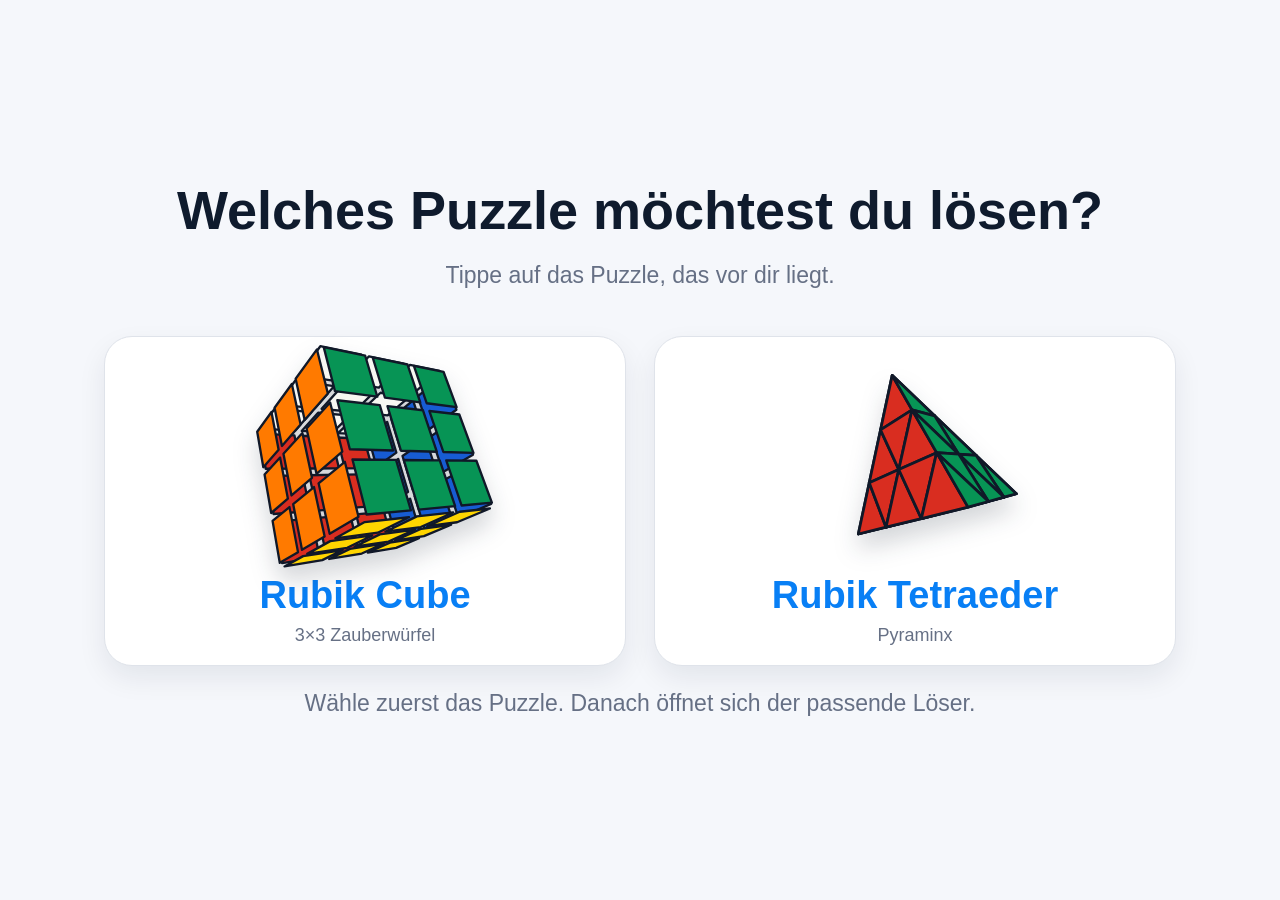
<file: index.html>
<!doctype html>
<html lang="de">
<head>
  <meta charset="utf-8">
  <meta name="viewport" content="width=device-width,initial-scale=1,viewport-fit=cover">
  <meta name="theme-color" content="#f5f7fb">
  <meta name="apple-mobile-web-app-capable" content="yes">
  <meta name="apple-mobile-web-app-status-bar-style" content="default">
  <meta name="apple-mobile-web-app-title" content="Zauberpuzzle">
  <meta name="description" content="Kindgerechter Löser für 3×3 Rubik Cube und Rubik Tetraeder (Pyraminx).">
  <title>Zauberpuzzle-Löser</title>
  <link rel="manifest" href="./manifest.webmanifest">
  <link rel="apple-touch-icon" sizes="180x180" href="./icons/apple-touch-icon.png">
  <link rel="icon" type="image/png" sizes="192x192" href="./icons/icon-192.png">
  <link rel="stylesheet" href="./styles.css?v=20260918-1">
  <link rel="stylesheet" href="./features.css?v=20260918-1">
  <link rel="stylesheet" href="./tetra-visuals.css?v=20260918-2">
  <style>[hidden]{display:none!important}</style>
</head>
<body>
<div class="app">
  <section class="chooser" id="chooser">
    <div class="chooser-head"><h1>Welches Puzzle möchtest du lösen?</h1><p>Tippe auf das Puzzle, das vor dir liegt.</p></div>
    <div class="puzzle-grid">
      <button class="puzzle-card" id="chooseCube" type="button" aria-label="Rubik Cube auswählen"><span class="preview-stage"><svg id="cubePreview" class="object-preview" viewBox="0 0 240 190" aria-hidden="true"></svg></span><strong>Rubik Cube</strong><small>3×3 Zauberwürfel</small></button>
      <button class="puzzle-card" id="choosePyra" type="button" aria-label="Rubik Tetraeder auswählen"><span class="preview-stage"><svg id="tetraPreview" class="object-preview" viewBox="0 0 240 190" aria-hidden="true"></svg></span><strong>Rubik Tetraeder</strong><small>Pyraminx</small></button>
    </div>
    <p class="chooser-note">Wähle zuerst das Puzzle. Danach öffnet sich der passende Löser.</p>
  </section>

  <section class="pyra-app" id="pyraApp" hidden>
    <header>
      <div class="brand"><h1>Rubik Tetraeder lösen</h1><p>Gib die vier Dreiecksflächen ein. Danach führe ich dich Zug für Zug.</p></div>
      <div class="header-actions"><button class="btn" id="testsBtn" type="button">Tests</button><button class="btn" id="backHome" type="button">Puzzle wählen</button><button class="btn danger" id="resetBtn" type="button">Neu beginnen</button></div>
    </header>
    <div class="status" role="status" aria-live="polite"><span class="status-dot" id="statusDot"></span><span id="statusText">Bereit.</span></div>
    <aside class="test-drawer" id="testDrawer" hidden><strong>App testen</strong><div class="test-buttons"><button class="btn small" id="quickTestBtn" type="button">Schnelltest</button><button class="btn small" id="fullTestBtn" type="button">Großer Test</button><button class="btn small" id="invalidTestBtn" type="button">Fehlertest</button></div><p id="testResult" class="test-result"></p></aside>

    <main id="inputView" class="input-view">
      <nav class="face-tabs" id="faceTabs" aria-label="Tetraederflächen"></nav>
      <div class="layout">
        <section class="panel input-panel">
          <div class="input-head"><div><small>Diese Fläche gibst du jetzt ein</small><h2 id="faceTitle">Vorne (V)</h2></div><div class="progress" id="faceProgress">0/9</div></div>
          <p class="orientation" id="orientationText"></p>
          <div class="triangle-editor-wrap" id="triangleEditorWrap">
            <span class="triangle-orientation-label top" id="triangleTopLabel" aria-hidden="true"></span>
            <svg id="triangleEditor" class="triangle-editor" viewBox="0 0 346.41 300" role="group" aria-label="Tetraederfläche"></svg>
            <span class="triangle-orientation-label bottom" id="triangleBottomLabel" aria-hidden="true"></span>
          </div>
          <div class="palette-title">Farbe auswählen und Dreieck antippen</div><div class="palette" id="palette"></div><div class="counts" id="counts"></div><div class="validation" id="validation" aria-live="polite"></div>
          <div class="nav-row"><button class="btn" id="prevFace" type="button">← Zurück</button><button class="btn" id="clearFace" type="button">Fläche leeren</button><button class="btn primary" id="nextFace" type="button">Weiter →</button><button class="btn primary" id="solveBtn" type="button" hidden>Tetraeder lösen</button></div>
        </section>
        <aside class="panel help-panel"><h3>So hältst du den Tetraeder</h3><svg id="holdPreview" class="hold-preview" viewBox="0 0 240 190" aria-hidden="true"></svg><p id="holdHelp"></p><p class="small-note"><strong>Tests:</strong> Schnelltest, Großer Test und Fehlertest prüfen Hauptkörper, kleine Spitzen und die Erkennung unmöglicher Zustände.</p></aside>
      </div>
    </main>

    <main id="solveView" class="solve-view" hidden>
      <div class="solve-layout">
        <section class="panel instruction-panel"><small id="stepCount">Start</small><h2 id="moveTitle">Los geht's</h2><p id="moveDescription"></p><div class="move-badge" id="moveBadge">–</div><div class="controls"><button class="btn" id="backStep" type="button">← Letzten Zug zurück</button><button class="btn primary" id="nextStep" type="button">Diesen Zug habe ich gemacht →</button><button class="btn" id="editBtn" type="button">Farben ändern</button></div><div class="solution-list" id="solutionList"></div></section>
        <section class="panel visual-panel"><div class="direction-card" id="directionCard">Start</div><div class="solve-preview-frame"><svg id="solvePreview" class="solve-preview" viewBox="0 0 300 230" aria-label="3D-Ansicht des Tetraeders"></svg></div><button class="btn" id="replayBtn" type="button">Animation neu starten</button><div class="flat-pyra" id="flatPyra"></div></section>
      </div>
    </main>
  </section>
</div>
<script src="./tetra-core.js?v=20260919-1"></script>
<div hidden aria-hidden="true"><button id="knownTest" type="button"></button><button id="solvedTest" type="button"></button><button id="invalidTest" type="button"></button></div>
<script src="./app.js?v=20260919-1" defer></script>
<script src="./release-fixes.js?v=20260919-1" defer></script>
<script src="./features.js?v=20260918-1" defer></script>
<script src="./tetra-visuals.js?v=20260918-2" defer></script>
</body>
</html>
</file>
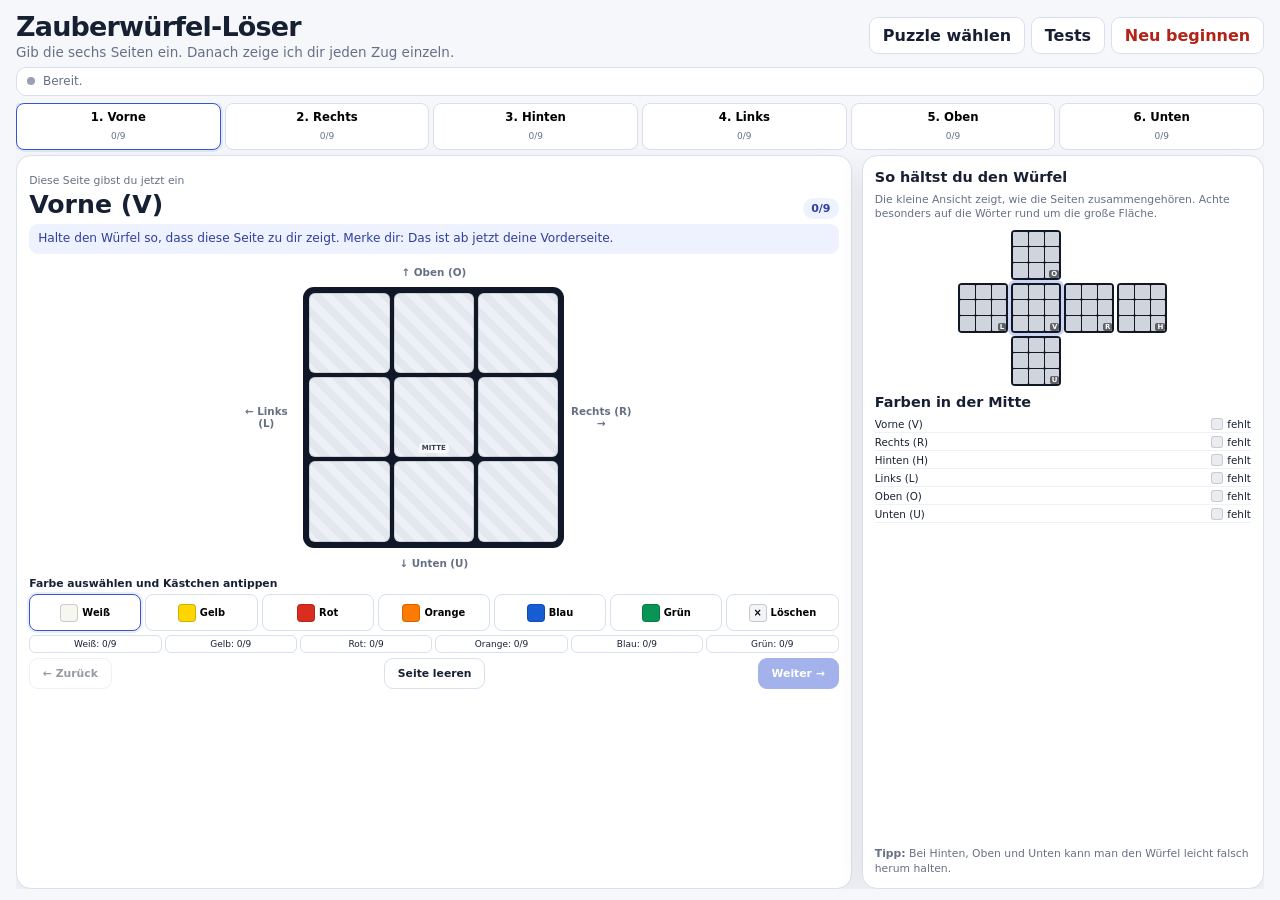
<file: cube/index.html>
<!doctype html>
<html lang="de">
<head>
  <meta charset="utf-8">
  <meta name="viewport" content="width=device-width,initial-scale=1,viewport-fit=cover">
  <meta name="theme-color" content="#f5f7fb">
  <meta name="apple-mobile-web-app-capable" content="yes">
  <meta name="apple-mobile-web-app-status-bar-style" content="default">
  <meta name="apple-mobile-web-app-title" content="Zauberwürfel">
  <meta name="description" content="Kindgerechter 3×3×3-Zauberwürfel-Löser mit Schritt-für-Schritt-3D-Animation.">
  <title>Zauberwürfel-Löser</title>
  <link rel="manifest" href="./manifest.webmanifest">
  <link rel="apple-touch-icon" sizes="180x180" href="./icons/apple-touch-icon.png">
  <link rel="icon" type="image/png" sizes="192x192" href="./icons/icon-192.png">
  <link rel="stylesheet" href="./styles.css?v=20260913-2">
  <style>
    /* Safari must never let component display rules override the HTML hidden state. */
    [hidden]{display:none!important}
    @media(max-width:430px) and (orientation:portrait){
      .app{padding:4px 7px;gap:4px}
      header{min-height:38px}
      .status{padding:4px 9px}
      .input-panel{padding:8px}
      .orientation-note{margin:3px 0;padding:5px 8px}
      .face-orientation{--face-size:clamp(145px,25dvh,205px)}
      .palette-btn{height:clamp(27px,3.8vh,33px)}
      .nav-row{margin-top:3px}
    }
  </style>
</head>
<body>
<div class="app" id="app">
  <header>
    <div class="brand">
      <h1>Zauberwürfel-Löser</h1>
      <p>Gib die sechs Seiten ein. Danach zeige ich dir jeden Zug einzeln.</p>
    </div>
    <div class="header-actions">
      <button class="btn" id="choosePuzzleBtn" type="button" onclick="location.href='../'">Puzzle wählen</button>
      <button class="btn" id="testsBtn" type="button">Tests</button>
      <button class="btn danger" id="resetBtn" type="button">Neu beginnen</button>
    </div>
  </header>

  <div class="status" role="status" aria-live="polite">
    <span class="status-dot" id="statusDot"></span>
    <span id="statusText">Bereit.</span>
  </div>

  <aside class="test-drawer" id="testDrawer" hidden>
    <strong>App testen</strong>
    <div class="test-buttons">
      <button class="btn small" id="quickTestBtn" type="button">Schnelltest</button>
      <button class="btn small" id="fullTestBtn" type="button">Großer Test</button>
      <button class="btn small" id="invalidTestBtn" type="button">Fehlertest</button>
    </div>
    <p id="testResult" class="test-result"></p>
  </aside>

  <main id="inputView" class="view input-view">
    <nav id="faceTabs" class="face-tabs" aria-label="Würfelseiten"></nav>
    <div class="input-layout">
      <section class="panel input-panel">
        <div class="input-head">
          <div>
            <small>Diese Seite gibst du jetzt ein</small>
            <h2 id="currentFaceTitle">Vorne (V)</h2>
          </div>
          <div class="progress-pill" id="faceProgress">0/9</div>
        </div>
        <p class="orientation-note" id="orientationNote"></p>

        <div class="face-orientation">
          <div class="neighbor top" id="neighborTop"></div>
          <div class="neighbor left" id="neighborLeft"></div>
          <div class="face-editor" id="faceEditor"></div>
          <div class="neighbor right" id="neighborRight"></div>
          <div class="neighbor bottom" id="neighborBottom"></div>
        </div>

        <div class="palette-title">Farbe auswählen und Kästchen antippen</div>
        <div class="palette" id="palette"></div>
        <div class="counts" id="colorCounts"></div>
        <div class="validation" id="validation" aria-live="polite"></div>

        <div class="nav-row">
          <button class="btn" id="prevFaceBtn" type="button">← Zurück</button>
          <button class="btn" id="clearFaceBtn" type="button">Seite leeren</button>
          <button class="btn primary" id="nextFaceBtn" type="button">Weiter →</button>
          <button class="btn primary" id="solveBtn" type="button" hidden>Würfel lösen</button>
        </div>
      </section>

      <aside class="panel reference-panel">
        <h3>So hältst du den Würfel</h3>
        <p>Die kleine Ansicht zeigt, wie die Seiten zusammengehören. Achte besonders auf die Wörter rund um die große Fläche.</p>
        <div class="reference-net" id="referenceNet"></div>
        <h3>Farben in der Mitte</h3>
        <div class="center-map" id="centerMap"></div>
        <p class="hint"><strong>Tipp:</strong> Bei Hinten, Oben und Unten kann man den Würfel leicht falsch herum halten.</p>
      </aside>
    </div>
  </main>

  <main id="solveView" class="view solve-view" hidden>
    <div class="solve-layout">
      <section class="panel instruction-panel">
        <div class="move-head">
          <div>
            <small id="stepCount">Start</small>
            <h2 id="moveTitle">Los geht’s</h2>
            <p id="moveDescription">Ich zeige dir immer genau einen Zug.</p>
          </div>
          <div class="move-badge" id="moveBadge">–</div>
        </div>

        <div class="controls">
          <button class="btn" id="backStepBtn" type="button">← Letzten Zug rückgängig</button>
          <button class="btn primary" id="nextStepBtn" type="button">Diesen Zug habe ich gemacht →</button>
          <button class="btn" id="editBtn" type="button">Farben ändern</button>
        </div>
        <div class="finished" id="finishedBox">Geschafft! Jede Seite sollte jetzt nur noch eine Farbe haben.</div>
        <div class="solution-sequence">
          <h3>Alle Züge</h3>
          <div class="solution-list" id="solutionList"></div>
        </div>
        <p class="notation"><strong>Seiten:</strong> V = Vorne, H = Hinten, O = Oben, U = Unten, L = Links, R = Rechts. Ohne Zeichen: <strong>im Uhrzeigersinn</strong>. <code>'</code>: <strong>gegen den Uhrzeigersinn</strong>. <code>2</code>: 180°.</p>
      </section>

      <section class="panel visual-panel">
        <div class="direction-card" id="directionCard">Start</div>
        <div class="cube-scene" id="cubeScene">
          <div class="cube3d" id="cube3d" aria-label="3D-Animation des nächsten Zugs"></div>
          <div class="turn-arrow" id="turnArrow"></div>
        </div>
        <button class="btn replay" id="replayBtn" type="button">Animation neu starten</button>
        <div class="flat-net" id="flatNet"></div>
      </section>
    </div>
  </main>
</div>
<script src="./app.js?v=20260913-2" defer></script>
</body>
</html>
</file>
<file: styles.css>
:root{--ink:#0f1b2d;--muted:#667085;--bg:#f5f7fb;--panel:#fff;--line:#dfe3ea;--primary:#087ff5;--good:#12b76a;--danger:#b42318;--shadow:0 12px 28px rgba(15,27,45,.08)}
*{box-sizing:border-box}html,body{margin:0;min-height:100%;font-family:-apple-system,BlinkMacSystemFont,"Segoe UI",Roboto,Arial,sans-serif;color:var(--ink);background:var(--bg)}button{font:inherit;-webkit-tap-highlight-color:transparent}.app{max-width:1100px;margin:0 auto;padding:max(18px,env(safe-area-inset-top)) max(14px,env(safe-area-inset-right)) max(18px,env(safe-area-inset-bottom)) max(14px,env(safe-area-inset-left))}.chooser{min-height:calc(100dvh - max(18px,env(safe-area-inset-top)) - max(18px,env(safe-area-inset-bottom)));display:grid;align-content:center;gap:24px}.chooser-head{text-align:center}.chooser-head h1{font-size:clamp(32px,6vw,54px);line-height:1.02;margin:0}.chooser-head p,.chooser-note{color:var(--muted);font-size:clamp(18px,2.5vw,23px)}.chooser-note{text-align:center;margin:0}.puzzle-grid{display:grid;grid-template-columns:repeat(2,minmax(0,1fr));gap:28px}.puzzle-card{border:1px solid var(--line);border-radius:28px;background:#fff;padding:18px 18px 14px;min-height:330px;box-shadow:var(--shadow);display:flex;flex-direction:column;align-items:center;justify-content:center;cursor:pointer;transition:transform .18s ease,box-shadow .18s ease,border-color .18s ease}.puzzle-card:hover,.puzzle-card:focus-visible{transform:translateY(-3px);box-shadow:0 16px 36px rgba(15,27,45,.13);border-color:#9cc8ff;outline:none}.puzzle-card strong{font-size:clamp(27px,3.2vw,38px);color:var(--primary);margin-top:4px}.puzzle-card small{font-size:18px;color:var(--muted);margin-top:8px}.preview-stage{width:min(100%,300px);height:210px;display:block}.object-preview{width:100%;height:100%;overflow:visible;filter:drop-shadow(0 14px 12px rgba(15,27,45,.18))}
header{display:flex;justify-content:space-between;gap:16px;align-items:center;margin-bottom:10px}.brand h1{margin:0;font-size:clamp(26px,4vw,38px)}.brand p{margin:4px 0 0;color:var(--muted);font-size:17px}.header-actions{display:flex;gap:8px;flex-wrap:wrap;justify-content:flex-end}.btn{border:1px solid #d0d5dd;border-radius:14px;background:#fff;padding:11px 16px;font-weight:700;color:#0f1b2d;cursor:pointer}.btn:disabled{opacity:.38;cursor:default}.btn.primary{background:#1769e0;color:#fff;border-color:#1769e0}.btn.danger{color:var(--danger)}.btn.small{padding:8px 10px;font-size:14px}.status{display:flex;align-items:center;gap:10px;padding:10px 14px;border:1px solid var(--line);border-radius:14px;background:#fff;margin-bottom:12px}.status-dot{width:12px;height:12px;border-radius:50%;background:#98a2b3}.status-dot.ok{background:var(--good)}.status-dot.busy{background:#f79009}.status-dot.error{background:#d92d20}.face-tabs{display:grid;grid-template-columns:repeat(4,1fr);gap:8px;margin-bottom:12px}.face-tab{border:1px solid #d0d5dd;background:#fff;border-radius:12px;padding:8px 5px;color:var(--primary);font-weight:800}.face-tab small{display:block;color:var(--muted);font-weight:500;margin-top:4px}.face-tab.active{border-color:var(--primary);box-shadow:inset 0 -4px 0 var(--good)}.face-tab.complete small{color:#087a50}.layout,.solve-layout{display:grid;grid-template-columns:minmax(0,1.6fr) minmax(260px,.8fr);gap:14px}.panel{background:var(--panel);border:1px solid var(--line);border-radius:20px;box-shadow:0 8px 20px rgba(15,27,45,.04);padding:16px}.input-head{display:flex;justify-content:space-between;align-items:flex-start;gap:12px}.input-head small,.instruction-panel>small{color:var(--muted)}.input-head h2,.instruction-panel h2{margin:4px 0 0;font-size:31px}.progress{background:#edf6ff;color:#095fc8;border-radius:999px;padding:9px 12px;font-size:20px;font-weight:800}.orientation{font-size:18px;color:#344054;margin:10px 0}.triangle-editor-wrap{width:min(100%,430px);margin:0 auto;padding:6px}.triangle-editor{display:block;width:100%;height:auto;overflow:visible;filter:drop-shadow(0 8px 8px rgba(15,27,45,.12))}.tri-cell{stroke:#0f1b2d;stroke-width:5;stroke-linejoin:round;cursor:pointer;transition:filter .12s ease}.tri-cell:hover{filter:brightness(1.04)}.tri-cell:focus{outline:none;stroke:#087ff5;stroke-width:8}.palette-title{font-weight:700;margin:6px 0 8px}.palette{display:grid;grid-template-columns:repeat(5,1fr);gap:7px}.palette-btn{min-height:72px;border:1px solid #d0d5dd;background:#fff;border-radius:13px;font-weight:700;color:#1769e0;display:grid;place-items:center;gap:3px;padding:7px}.palette-btn.active{outline:4px solid #7ab7ff;outline-offset:-2px}.swatch{display:block;width:34px;height:34px;border-radius:50%;border:1px solid rgba(0,0,0,.14)}.counts{display:flex;gap:8px;flex-wrap:wrap;margin:9px 0}.count{background:#f2f4f7;border-radius:999px;padding:5px 9px}.count.good{background:#ecfdf3;color:#067647}.count.bad{background:#fef3f2;color:#b42318}.validation{display:none;margin:8px 0;padding:9px 11px;border-radius:10px;background:#fef3f2;color:#b42318}.validation.show{display:block}.validation.success{background:#ecfdf3;color:#067647}.nav-row,.controls,.test-buttons{display:flex;gap:8px;flex-wrap:wrap;margin-top:12px}.nav-row .primary{margin-left:auto}.help-panel h3{margin:4px 0 8px}.help-panel p{color:#475467;line-height:1.35}.hold-preview,.solve-preview{width:100%;height:auto;display:block;filter:drop-shadow(0 10px 8px rgba(15,27,45,.16))}.small-note{font-size:13px}.move-badge{font-size:28px;font-weight:900;color:#1769e0;margin:14px 0}.direction-card{padding:12px;border-radius:12px;background:#eef6ff;color:#095fc8;font-weight:800;text-align:center;margin-bottom:8px}.solution-list{display:flex;gap:6px;flex-wrap:wrap;margin-top:16px}.move-chip{padding:6px 9px;border-radius:999px;background:#f2f4f7}.move-chip.current{background:#dbeafe;color:#1d4ed8;font-weight:800}.move-chip.done{background:#ecfdf3;color:#067647}.flat-pyra{display:grid;grid-template-columns:repeat(2,1fr);gap:7px;margin-top:10px}.mini-face-svg{width:100%;height:auto;background:#fafafa;border:1px solid #e4e7ec;border-radius:12px;padding:5px}
@media(max-width:720px){.chooser{align-content:start;gap:18px}.puzzle-grid{grid-template-columns:1fr;gap:16px}.puzzle-card{min-height:260px}.preview-stage{height:160px}.layout,.solve-layout{grid-template-columns:1fr}.help-panel{display:none}header{align-items:flex-start}.brand p{font-size:15px}.face-tabs{gap:5px}.face-tab{font-size:14px;padding:7px 3px}.panel{padding:14px}.input-head h2{font-size:27px}.palette-btn{min-height:64px;font-size:14px}.swatch{width:30px;height:30px}}
@media(max-width:430px){.chooser-head h1{font-size:34px}.chooser-head p,.chooser-note{font-size:17px}.puzzle-card{border-radius:22px;padding:12px;min-height:240px}.preview-stage{height:145px}.puzzle-card strong{font-size:28px}.puzzle-card small{font-size:16px}header{display:grid;grid-template-columns:1fr auto}.header-actions{display:grid}.btn{padding:10px 12px}.face-tab strong{font-size:13px}.face-tab small{font-size:12px}.orientation{font-size:16px}.palette{gap:5px}.palette-btn{min-height:60px;padding:4px;font-size:12px}.swatch{width:28px;height:28px}.nav-row{display:grid;grid-template-columns:1fr 1fr}.nav-row .primary{margin:0}.nav-row #nextFace,.nav-row #solveBtn{grid-column:2}.triangle-editor-wrap{max-width:340px}}
@media(prefers-reduced-motion:reduce){.puzzle-card{transition:none}}
</file>
<file: features.css>
.test-drawer{position:relative;z-index:20;margin:-2px 0 12px;padding:12px 14px;border:1px solid #b9d8ff;border-radius:14px;background:#f7fbff;box-shadow:0 10px 24px rgba(15,27,45,.1)}
.test-drawer>strong{display:block;margin-bottom:8px}.test-drawer .test-buttons{margin-top:0}.test-result{min-height:1.2em;margin:8px 0 0;font-size:14px;font-weight:700;color:#475467}.test-result.success{color:#067647}.test-result.error{color:#b42318}
/* Safari/WebKit: the continuously redrawn SVG preview must never become the pointer target. */
.puzzle-card{touch-action:manipulation}
.puzzle-card>*{pointer-events:none}
@media(max-width:430px){.test-drawer{padding:10px}.test-drawer .test-buttons{display:grid;grid-template-columns:repeat(3,1fr);gap:5px}.test-drawer .btn.small{padding:8px 5px;font-size:12px}}

/* The complete Tetraeder input stays inside the visible browser height. */
body.editing-pyra{overflow:hidden;overscroll-behavior:none}
body.editing-pyra .app{height:100dvh;max-height:100dvh;overflow:hidden;padding:max(7px,env(safe-area-inset-top)) max(10px,env(safe-area-inset-right)) max(7px,env(safe-area-inset-bottom)) max(10px,env(safe-area-inset-left))}
body.editing-pyra .pyra-app{height:100%;min-height:0;display:grid;grid-template-rows:auto auto minmax(0,1fr)}
body.editing-pyra header{margin-bottom:5px}
body.editing-pyra .brand h1{font-size:clamp(22px,3.1vh,32px);line-height:1.05}
body.editing-pyra .brand p{font-size:clamp(12px,1.7vh,16px);margin-top:2px}
body.editing-pyra .header-actions .btn{padding:clamp(7px,1.1vh,10px) 12px;border-radius:11px}
body.editing-pyra .status{min-height:32px;margin:0 0 6px;padding:5px 10px;font-size:clamp(12px,1.6vh,15px)}
body.editing-pyra #inputView{min-height:0;overflow:hidden;display:grid;grid-template-rows:auto minmax(0,1fr)}
body.editing-pyra .face-tabs{gap:6px;margin:0 0 6px}
body.editing-pyra .face-tab{min-height:42px;padding:5px 3px;border-radius:10px;line-height:1.05}
body.editing-pyra .face-tab small{margin-top:2px}
body.editing-pyra .layout{height:100%;min-height:0}
body.editing-pyra .input-panel{height:100%;min-height:0;overflow:hidden;padding:clamp(7px,1.2vh,13px);display:grid;grid-template-rows:auto auto minmax(120px,1fr) auto auto auto auto auto;row-gap:clamp(2px,.55vh,5px)}
body.editing-pyra .input-head{align-items:start}
body.editing-pyra .input-head h2{font-size:clamp(22px,3vh,29px);line-height:1.05;margin-top:2px}
body.editing-pyra .progress{font-size:clamp(15px,2.2vh,19px);padding:5px 9px}
body.editing-pyra .orientation{font-size:clamp(12px,1.75vh,16px);line-height:1.2;margin:0}
body.editing-pyra .triangle-editor-wrap{position:relative;width:100%;height:100%;min-height:0;max-width:430px;margin:0 auto;padding:0 0 2px;display:grid;place-items:center}
body.editing-pyra .triangle-editor{display:block;width:100%;height:100%;max-width:430px;max-height:100%;overflow:visible;filter:drop-shadow(0 4px 4px rgba(15,27,45,.1))}
.triangle-orientation-label{position:absolute;z-index:2;left:50%;translate:-50% 0;max-width:90%;padding:2px 7px;border-radius:999px;background:rgba(255,255,255,.92);box-shadow:0 1px 4px rgba(15,27,45,.14);color:#344054;font-size:clamp(10px,1.45vh,13px);font-weight:800;line-height:1.1;text-align:center;white-space:nowrap;pointer-events:none}
.triangle-orientation-label.top{top:2px}.triangle-orientation-label.bottom{bottom:2px}
body.editing-pyra .palette-title{font-size:clamp(11px,1.5vh,14px);line-height:1.05;margin:0}
body.editing-pyra .palette{gap:4px}
body.editing-pyra .palette-btn{min-height:clamp(43px,7vh,62px);padding:3px;font-size:clamp(10px,1.45vh,13px);line-height:1;border-radius:10px;gap:2px}
body.editing-pyra .swatch{width:clamp(20px,3.5vh,30px);height:clamp(20px,3.5vh,30px)}
body.editing-pyra .counts{gap:4px;flex-wrap:nowrap;margin:0}
body.editing-pyra .count{font-size:clamp(10px,1.35vh,12px);line-height:1;padding:3px 6px;white-space:nowrap}
body.editing-pyra .validation{margin:0;padding:4px 7px;font-size:clamp(10px,1.35vh,12px);line-height:1.1}
body.editing-pyra .nav-row{display:flex;flex-wrap:nowrap;gap:4px;margin:0}
body.editing-pyra .nav-row .btn{min-width:0;padding:clamp(6px,1vh,9px) 8px;font-size:clamp(10px,1.45vh,13px);line-height:1.1;border-radius:10px}
body.editing-pyra .help-panel{height:100%;min-height:0;overflow:hidden;display:grid;grid-template-rows:auto minmax(0,1fr) auto auto;gap:4px;padding:clamp(9px,1.3vh,14px)}
body.editing-pyra .help-panel h3,body.editing-pyra .help-panel p{margin:0}
body.editing-pyra .hold-preview{width:100%;height:100%;min-height:0;max-height:300px;align-self:center;filter:none}

/* Compact Tetraeder input mode for phone-class viewports. */
@media(max-width:720px){
  body.editing-pyra .app{padding:max(5px,env(safe-area-inset-top)) max(6px,env(safe-area-inset-right)) max(5px,env(safe-area-inset-bottom)) max(6px,env(safe-area-inset-left))}
  body.editing-pyra .help-panel{display:none}
  body.editing-pyra header{display:grid;grid-template-columns:1fr;gap:4px;align-items:start;margin:0 0 4px}
  body.editing-pyra .brand h1{font-size:20px;line-height:1.05;white-space:nowrap}
  body.editing-pyra .brand p{display:none}
  body.editing-pyra .header-actions{display:grid;grid-template-columns:repeat(3,minmax(0,1fr));gap:4px}
  body.editing-pyra .header-actions .btn{font-size:11px;line-height:1.05;padding:6px 4px;border-radius:10px;white-space:nowrap}
  body.editing-pyra .status{min-height:29px;margin:0 0 4px;padding:4px 8px;font-size:12px;border-radius:10px}
  body.editing-pyra .status-dot{width:9px;height:9px}
  body.editing-pyra .face-tabs{gap:4px;margin:0 0 4px}
  body.editing-pyra .face-tab{min-height:38px;padding:4px 2px;border-radius:9px;line-height:1.05}
  body.editing-pyra .face-tab strong{font-size:11px}
  body.editing-pyra .face-tab small{font-size:10px;margin-top:2px}
  body.editing-pyra .layout{display:block}
  body.editing-pyra .input-panel{height:100%;min-height:0;overflow:hidden;padding:6px;border-radius:14px;display:grid;grid-template-rows:auto auto minmax(0,1fr) auto auto auto auto auto;row-gap:3px}
  body.editing-pyra .input-head{align-items:start;gap:6px}
  body.editing-pyra .input-head small{font-size:11px;line-height:1}
  body.editing-pyra .input-head h2{font-size:22px;line-height:1.05;margin:2px 0 0}
  body.editing-pyra .progress{font-size:16px;padding:5px 8px}
  body.editing-pyra .orientation{font-size:12px;line-height:1.15;margin:0}
  body.editing-pyra .triangle-editor-wrap{max-width:none}
  body.editing-pyra .triangle-editor{max-width:380px}
  body.editing-pyra .palette-title{font-size:11px;line-height:1.05;margin:0}
  body.editing-pyra .palette{gap:3px}
  body.editing-pyra .palette-btn{min-height:40px;padding:2px;font-size:10px;line-height:1;border-radius:9px;gap:1px}
  body.editing-pyra .swatch{width:20px;height:20px}
  body.editing-pyra .counts{gap:3px;flex-wrap:nowrap;margin:0}
  body.editing-pyra .count{font-size:10px;line-height:1;padding:3px 5px;white-space:nowrap}
  body.editing-pyra .validation{margin:0;padding:4px 6px;font-size:10px;line-height:1.1;border-radius:7px}
  body.editing-pyra .nav-row{display:flex;flex-wrap:nowrap;gap:3px;margin:0}
  body.editing-pyra .nav-row .btn{flex:1;min-width:0;padding:6px 3px;font-size:10px;line-height:1.1;border-radius:9px}
  body.editing-pyra .nav-row .primary{margin:0}
  body.editing-pyra .nav-row #nextFace,body.editing-pyra .nav-row #solveBtn{grid-column:auto}
}
@media(min-width:721px) and (max-height:740px){
  body.editing-pyra .brand p{display:none}
  body.editing-pyra .face-tab{min-height:36px;padding:3px}
  body.editing-pyra .input-head small,body.editing-pyra .palette-title{display:none}
  body.editing-pyra .input-panel{grid-template-rows:auto auto minmax(100px,1fr) auto auto auto auto;row-gap:2px}
  body.editing-pyra .palette-btn{min-height:40px}
  body.editing-pyra .swatch{width:20px;height:20px}
  body.editing-pyra .help-panel .small-note{display:none}
}
@media(max-height:500px) and (orientation:landscape){
  body.editing-pyra .app{padding:3px max(6px,env(safe-area-inset-right)) 3px max(6px,env(safe-area-inset-left))}
  body.editing-pyra .pyra-app{grid-template-rows:auto minmax(0,1fr)}
  body.editing-pyra header{display:flex;align-items:center;gap:6px;min-height:32px;margin:0 0 3px}
  body.editing-pyra .brand h1{font-size:18px;white-space:nowrap}
  body.editing-pyra .brand p,body.editing-pyra .status,body.editing-pyra .help-panel{display:none}
  body.editing-pyra .header-actions{display:flex;flex-wrap:nowrap;gap:3px}
  body.editing-pyra .header-actions .btn{font-size:10px;padding:4px 6px;white-space:nowrap}
  body.editing-pyra .face-tabs{gap:3px;margin-bottom:3px}
  body.editing-pyra .face-tab{min-height:29px;padding:2px;font-size:10px}
  body.editing-pyra .face-tab small{display:none}
  body.editing-pyra .layout{display:block}
  body.editing-pyra .input-panel{grid-template-columns:minmax(210px,.85fr) minmax(300px,1.15fr);grid-template-rows:auto auto minmax(0,1fr) auto auto auto;gap:2px 8px;padding:5px 7px}
  body.editing-pyra .input-head{grid-column:1/-1;grid-row:1;align-items:center}
  body.editing-pyra .input-head small{display:none}
  body.editing-pyra .input-head h2{font-size:17px;margin:0}
  body.editing-pyra .progress{font-size:11px;padding:2px 6px}
  body.editing-pyra .orientation{grid-column:1/-1;grid-row:2;font-size:9px;line-height:1.1}
  body.editing-pyra .triangle-editor-wrap{grid-column:1;grid-row:3/7;overflow:hidden}
  body.editing-pyra .triangle-editor{max-width:260px;overflow:hidden}
  body.editing-pyra .triangle-orientation-label{font-size:8px;padding:1px 4px}
  body.editing-pyra .palette-title{display:none}
  body.editing-pyra .palette{grid-column:2;grid-row:3;align-self:end}
  body.editing-pyra .palette-btn{min-height:38px;font-size:9px}
  body.editing-pyra .swatch{width:18px;height:18px}
  body.editing-pyra .counts{grid-column:2;grid-row:4}
  body.editing-pyra .count{font-size:8px;padding:2px 4px}
  body.editing-pyra .validation{grid-column:2;grid-row:5;font-size:9px;padding:3px 5px}
  body.editing-pyra .nav-row{grid-column:2;grid-row:6;align-self:end}
  body.editing-pyra .nav-row .btn{font-size:9px;padding:4px 5px}
}
@media(max-width:430px) and (max-height:760px){
  body.editing-pyra .brand h1{font-size:18px}
  body.editing-pyra .header-actions .btn{font-size:10px;padding:5px 3px}
  body.editing-pyra .status{min-height:26px;font-size:11px;padding:3px 7px}
  body.editing-pyra .face-tab{min-height:34px;padding:3px 2px}
  body.editing-pyra .input-head h2{font-size:20px}
  body.editing-pyra .orientation{font-size:11px}
  body.editing-pyra .palette-title{display:none}
  body.editing-pyra .palette-btn{min-height:36px}
  body.editing-pyra .swatch{width:18px;height:18px}
  body.editing-pyra .count{font-size:9px;padding:2px 4px}
  body.editing-pyra .nav-row .btn{font-size:9px;padding:5px 2px}
}
</file>
<file: tetra-visuals.css>
/* Tetraeder move animation + labeled face-state cards */
.solve-preview-frame{width:100%;min-height:260px;overflow:hidden;contain:paint;display:grid;place-items:stretch}
.solve-preview{display:block;width:100%;height:100%;min-width:0;min-height:0;max-width:100%;max-height:100%;overflow:hidden;contain:paint}
.mini-face-card{background:#fafafa;border:1px solid #e4e7ec;border-radius:12px;padding:5px 5px 7px;overflow:hidden}
.mini-face-card .mini-face-svg{border:0;background:transparent;padding:0;border-radius:0}
.mini-face-label{display:flex;align-items:center;justify-content:center;gap:7px;padding:3px 4px 2px;color:#344054;font-size:13px;line-height:1}
.mini-face-label strong{display:grid;place-items:center;min-width:27px;height:27px;padding:0 6px;border-radius:999px;background:#eaf3ff;color:#095fc8;font-size:15px}
.mini-face-label span{font-weight:700}
body.solving-pyra{overflow:hidden}
body.solving-pyra .test-banner{display:none}
body.solving-pyra .app{height:100dvh;max-height:100dvh;overflow:hidden;padding-top:max(5px,env(safe-area-inset-top));padding-bottom:max(5px,env(safe-area-inset-bottom))}
body.solving-pyra .pyra-app{height:100%;min-height:0;display:grid;grid-template-rows:auto auto minmax(0,1fr)}
body.solving-pyra header{margin-bottom:5px}
body.solving-pyra .status{margin-bottom:6px}
body.solving-pyra .solve-view{height:100%;min-height:0;overflow:hidden}
body.solving-pyra .solve-layout{height:100%;min-height:0}
body.solving-pyra .instruction-panel,body.solving-pyra .visual-panel{min-height:0;overflow:hidden}
body.solving-pyra .solution-list{max-height:none;overflow:visible}
body.solving-pyra .visual-panel{position:relative}
body.solving-pyra .direction-card{position:relative;z-index:2}
body.solving-pyra .solve-preview-frame{position:relative;z-index:1;overflow:hidden;contain:paint}
body.solving-pyra .solve-preview{position:relative;z-index:1;overflow:hidden;contain:paint}
body.solving-pyra #replayBtn{position:relative;z-index:3}
@media(max-width:720px){
  body.solving-pyra .app{padding:5px max(6px,env(safe-area-inset-right)) max(5px,env(safe-area-inset-bottom)) max(6px,env(safe-area-inset-left))}
  body.solving-pyra header{display:grid;grid-template-columns:minmax(0,1fr) auto;gap:5px;align-items:start}
  body.solving-pyra .brand h1{font-size:22px;line-height:1.05}
  body.solving-pyra .brand p{display:none}
  body.solving-pyra .header-actions{display:flex;gap:4px;flex-wrap:nowrap}
  body.solving-pyra .header-actions .btn{font-size:12px;padding:6px 7px;border-radius:10px;white-space:nowrap}
  body.solving-pyra .status{font-size:13px;padding:5px 8px;min-height:32px}
  body.solving-pyra .status-dot{width:9px;height:9px}
  body.solving-pyra .solve-layout{grid-template-columns:1fr;grid-template-rows:minmax(0,.95fr) minmax(0,1.05fr);gap:5px}
  body.solving-pyra .panel{padding:8px;border-radius:14px}
  body.solving-pyra .instruction-panel h2{font-size:23px;line-height:1.05;margin:2px 0 3px}
  body.solving-pyra .instruction-panel>p{font-size:13px;line-height:1.16;margin:3px 0}
  body.solving-pyra .move-badge{font-size:19px;margin:3px 0}
  body.solving-pyra .controls{margin-top:4px;gap:3px;flex-wrap:nowrap}
  body.solving-pyra .controls .btn{font-size:11px;line-height:1.08;padding:6px 5px;border-radius:10px}
  body.solving-pyra .controls .primary{flex:1}
  body.solving-pyra .solution-list{margin-top:4px;display:grid;grid-template-columns:repeat(5,minmax(0,1fr));gap:3px;max-height:none;overflow:visible;padding:0}
  body.solving-pyra .move-chip{min-width:0;text-align:center;white-space:nowrap;overflow:hidden;text-overflow:clip;font-size:10px;line-height:1.05;padding:3px 3px}
  body.solving-pyra .visual-panel{display:grid;grid-template-rows:auto minmax(0,1fr) auto auto;gap:4px;align-items:stretch}
  body.solving-pyra .direction-card{font-size:12px;line-height:1.1;padding:5px;margin:0;overflow:hidden}
  body.solving-pyra .solve-preview-frame{width:100%;height:100%;min-width:0;min-height:0;max-width:100%;max-height:100%;overflow:hidden;contain:paint;display:grid;place-items:stretch;align-self:stretch}
  body.solving-pyra .solve-preview{display:block;width:100%;height:100%;min-width:0;min-height:0;max-width:100%;max-height:100%;overflow:hidden;contain:paint;align-self:stretch}
  body.solving-pyra #replayBtn{justify-self:start;font-size:11px;padding:5px 8px;border-radius:10px}
  body.solving-pyra .flat-pyra{grid-template-columns:repeat(4,minmax(0,1fr));gap:3px;margin-top:0}
  body.solving-pyra .mini-face-card{padding:2px 2px 3px;border-radius:8px}
  body.solving-pyra .mini-face-label{padding:1px;gap:2px}
  body.solving-pyra .mini-face-label span{display:none}
  body.solving-pyra .mini-face-label strong{min-width:22px;height:22px;font-size:12px;padding:0 4px}
}
@media(max-width:430px){
  body.solving-pyra .brand h1{font-size:20px}
  body.solving-pyra .header-actions .btn{font-size:11px;padding:6px 5px}
  body.solving-pyra .instruction-panel h2{font-size:22px}
  body.solving-pyra .instruction-panel>p{font-size:12px;line-height:1.13}
  body.solving-pyra .move-badge{font-size:18px;margin:2px 0}
  body.solving-pyra .controls .btn{font-size:10px;padding:5px 4px}
  body.solving-pyra .solution-list{gap:2px;margin-top:3px}
  body.solving-pyra .move-chip{font-size:9.5px;padding:3px 2px}
  body.solving-pyra .direction-card{font-size:11px;padding:4px}
  body.solving-pyra #replayBtn{font-size:10px;padding:4px 7px}
  body.solving-pyra .mini-face-label strong{min-width:20px;height:20px;font-size:11px}
}
@media(max-height:500px) and (orientation:landscape){
  body.solving-pyra .app{padding-top:2px;padding-bottom:2px}
  body.solving-pyra .pyra-app{grid-template-rows:auto auto minmax(0,1fr)}
  body.solving-pyra header{display:flex;align-items:center;margin:0;min-height:34px}
  body.solving-pyra .brand h1{font-size:19px;white-space:nowrap}
  body.solving-pyra .header-actions .btn{font-size:11px;padding:5px 6px}
  body.solving-pyra .status{min-height:27px;margin:2px 0 4px;padding:3px 7px;font-size:12px}
  body.solving-pyra .solve-layout{grid-template-columns:minmax(0,1fr) minmax(0,1fr);grid-template-rows:1fr;gap:5px}
  body.solving-pyra .panel{padding:6px}
  body.solving-pyra .instruction-panel h2{font-size:20px}
  body.solving-pyra .instruction-panel>p{font-size:12px;line-height:1.12;margin:3px 0}
  body.solving-pyra .move-badge{font-size:17px;margin:2px 0}
  body.solving-pyra .controls .btn{font-size:10px;padding:5px}
  body.solving-pyra .solution-list{display:grid;grid-template-columns:repeat(5,minmax(0,1fr));gap:2px;max-height:none;overflow:visible;margin-top:3px}
  body.solving-pyra .move-chip{font-size:9px;padding:2px 2px}
  body.solving-pyra .visual-panel{grid-template-rows:auto minmax(0,1fr) auto}
  body.solving-pyra .flat-pyra{display:none}
  body.solving-pyra .direction-card{font-size:12px;padding:4px}
  body.solving-pyra .solve-preview-frame,body.solving-pyra .solve-preview{min-height:0;max-height:100%;overflow:hidden;contain:paint}
  body.solving-pyra #replayBtn{font-size:10px;padding:4px 7px}
}
</file>
<file: cube/styles.css>
:root{
  --bg:#f5f7fb;--panel:#fff;--text:#172033;--muted:#667085;--border:#d9dfeb;
  --accent:#3456d1;--accent-soft:#eef2ff;--danger:#b42318;--danger-soft:#fff1f0;
  --success:#067647;--success-soft:#ecfdf3;--shadow:0 10px 28px rgba(16,24,40,.08);
  --app-h:100dvh;--cubie:42px;--half:21px;--step:45px;
}
*{box-sizing:border-box}
html,body{margin:0;width:100%;height:var(--app-h);overflow:hidden;background:var(--bg);color:var(--text);font-family:-apple-system,BlinkMacSystemFont,"Segoe UI",system-ui,sans-serif;-webkit-text-size-adjust:100%}
body{padding:env(safe-area-inset-top,0) env(safe-area-inset-right,0) env(safe-area-inset-bottom,0) env(safe-area-inset-left,0)}
button{font:inherit;touch-action:manipulation;-webkit-tap-highlight-color:transparent}
button:focus-visible{outline:3px solid rgba(52,86,209,.3);outline-offset:2px}
.app{height:100%;max-width:1280px;margin:auto;padding:clamp(6px,1.2vh,12px) clamp(8px,1.4vw,16px);display:grid;grid-template-rows:auto auto minmax(0,1fr);gap:clamp(5px,.8vh,9px);position:relative;overflow:hidden}
header{display:flex;align-items:center;gap:16px;min-height:0}.brand{min-width:0}.brand h1{font-size:clamp(21px,3vh,34px);margin:0 0 2px;letter-spacing:-.03em}.brand p{margin:0;color:var(--muted);font-size:clamp(11px,1.5vh,14px);white-space:nowrap;overflow:hidden;text-overflow:ellipsis}.header-actions{margin-left:auto;display:flex;gap:6px;flex:none}
.btn{border:1px solid var(--border);background:#fff;color:var(--text);padding:clamp(6px,.9vh,9px) clamp(9px,1vw,13px);border-radius:9px;font-weight:700;cursor:pointer}.btn.primary{background:var(--accent);border-color:var(--accent);color:#fff}.btn.danger{color:var(--danger)}.btn.small{padding:6px 9px;font-size:12px}.btn:disabled{opacity:.45;cursor:not-allowed}
.status{background:#fff;border:1px solid var(--border);border-radius:10px;padding:clamp(5px,.7vh,7px) 10px;display:flex;align-items:center;gap:8px;color:var(--muted);font-size:clamp(10px,1.35vh,12px);white-space:nowrap;overflow:hidden;text-overflow:ellipsis}.status-dot{width:8px;height:8px;border-radius:50%;background:#98a2b3;flex:none}.status-dot.ok{background:#12b76a}.status-dot.busy{background:#f79009}.status-dot.error{background:#f04438}
.test-drawer{position:absolute;z-index:100;right:12px;top:clamp(50px,7vh,70px);width:min(520px,calc(100vw - 24px));background:#fff;border:1px solid var(--border);border-radius:13px;box-shadow:0 18px 42px rgba(16,24,40,.2);padding:12px}.test-buttons{display:flex;gap:6px;flex-wrap:wrap;margin-top:8px}.test-result{font-size:12px;color:var(--muted);margin:8px 0 0;line-height:1.35}.test-result.success{color:var(--success)}.test-result.error{color:var(--danger)}
.view{height:100%;min-height:0;overflow:hidden}.input-view{display:grid;grid-template-rows:auto minmax(0,1fr);gap:5px}.face-tabs{display:grid;grid-template-columns:repeat(6,minmax(0,1fr));gap:4px}.face-tab{background:#fff;border:1px solid var(--border);border-radius:8px;padding:clamp(4px,.7vh,7px) 5px;text-align:center;min-width:0;cursor:pointer}.face-tab.active{border-color:var(--accent);box-shadow:0 0 0 2px rgba(52,86,209,.1)}.face-tab strong{font-size:clamp(9px,1.3vh,13px);display:block;white-space:nowrap;overflow:hidden;text-overflow:ellipsis}.face-tab small{font-size:clamp(8px,1vh,10px);color:var(--muted)}.face-tab.complete small{color:var(--success)}
.panel{background:var(--panel);border:1px solid var(--border);border-radius:15px;box-shadow:var(--shadow);min-height:0;overflow:hidden}.input-layout{display:grid;grid-template-columns:minmax(0,1.35fr) minmax(230px,.65fr);gap:10px;height:100%;min-height:0}.input-panel,.reference-panel,.instruction-panel,.visual-panel{padding:clamp(8px,1.35vh,14px)}
.input-head{display:flex;justify-content:space-between;align-items:end;gap:10px}.input-head small,.move-head small{color:var(--muted);font-size:clamp(9px,1.2vh,11px)}h2{font-size:clamp(19px,2.8vh,27px);margin:2px 0 0}.progress-pill{background:var(--accent-soft);color:#2d3f9f;padding:4px 8px;border-radius:999px;font-size:11px;font-weight:800}.orientation-note{background:var(--accent-soft);color:#2d3f9f;border-radius:9px;padding:clamp(5px,.8vh,8px) 9px;margin:clamp(4px,.6vh,7px) 0;font-size:clamp(10px,1.35vh,13px);line-height:1.3;white-space:nowrap;overflow:hidden;text-overflow:ellipsis}
.face-orientation{--face-size:clamp(150px,29vh,270px);display:grid;grid-template-columns:clamp(36px,5vw,62px) var(--face-size) clamp(36px,5vw,62px);grid-template-rows:clamp(18px,2.7vh,28px) var(--face-size) clamp(18px,2.7vh,28px);gap:3px 6px;align-items:center;justify-content:center;margin:0 auto}.neighbor{text-align:center;color:var(--muted);font-weight:800;font-size:clamp(8px,1.15vh,11px)}.neighbor.top{grid-column:2}.neighbor.left{grid-column:1;grid-row:2}.neighbor.right{grid-column:3;grid-row:2}.neighbor.bottom{grid-column:2;grid-row:3}.face-editor{grid-column:2;grid-row:2;width:var(--face-size);height:var(--face-size);display:grid;grid-template-columns:repeat(3,1fr);gap:4px;background:#101828;padding:6px;border-radius:11px}.sticker{border:0;border-radius:6px;background:repeating-linear-gradient(45deg,#edf0f5,#edf0f5 8px,#e3e7ee 8px,#e3e7ee 16px);box-shadow:inset 0 0 0 1px rgba(0,0,0,.12);position:relative}.sticker.center::after{content:"MITTE";position:absolute;left:50%;bottom:4px;transform:translateX(-50%);font-size:7px;font-weight:900;background:rgba(255,255,255,.72);padding:1px 3px;border-radius:3px;color:#344054}.sticker[data-dark="1"].center::after{color:#fff;background:rgba(0,0,0,.25)}
.palette-title{font-size:clamp(9px,1.2vh,11px);font-weight:800;margin:2px 0 4px}.palette{display:grid;grid-template-columns:repeat(7,minmax(0,1fr));gap:4px}.palette-btn{height:clamp(28px,4.2vh,37px);border:1px solid var(--border);background:#fff;border-radius:8px;display:flex;align-items:center;justify-content:center;gap:4px;font-size:clamp(8px,1.1vh,11px);font-weight:700;padding:3px}.palette-btn.active{border-color:var(--accent);box-shadow:0 0 0 2px rgba(52,86,209,.1)}.swatch{width:clamp(13px,2vh,18px);height:clamp(13px,2vh,18px);border-radius:4px;border:1px solid rgba(0,0,0,.18);flex:none}.counts{display:grid;grid-template-columns:repeat(6,minmax(0,1fr));gap:3px;margin-top:4px}.count{border:1px solid var(--border);border-radius:6px;padding:3px 4px;font-size:clamp(8px,1vh,10px);text-align:center}.count.good{background:var(--success-soft);color:var(--success);border-color:#abefc6}.count.bad{background:var(--danger-soft);color:var(--danger);border-color:#fda29b}.validation{display:none;margin-top:4px;padding:5px 8px;border-radius:7px;font-size:clamp(9px,1.15vh,11px);line-height:1.25}.validation.show{display:block}.validation.error{background:var(--danger-soft);color:var(--danger)}.validation.success{background:var(--success-soft);color:var(--success)}.nav-row{display:flex;gap:5px;margin-top:5px;justify-content:space-between}.nav-row .btn{font-size:clamp(9px,1.2vh,11px)}
.reference-panel{display:flex;flex-direction:column;gap:8px}.reference-panel h3{font-size:clamp(12px,1.6vh,15px);margin:0}.reference-panel p{font-size:clamp(9px,1.2vh,11px);line-height:1.35;margin:0;color:var(--muted)}.reference-net{display:grid;grid-template-columns:repeat(4,clamp(36px,6vh,50px));grid-template-rows:repeat(3,clamp(36px,6vh,50px));gap:3px;justify-content:center}.mini-face{display:grid;grid-template-columns:repeat(3,1fr);gap:1px;padding:2px;background:#101828;border-radius:4px;position:relative}.mini-face.current{box-shadow:0 0 0 3px rgba(52,86,209,.25)}.mini-face span{border-radius:1px;background:#d0d5dd}.mini-label{position:absolute;right:2px;bottom:2px;background:rgba(0,0,0,.55);color:#fff;font-size:7px;padding:0 2px;border-radius:2px}.net-u{grid-column:2}.net-l{grid-column:1;grid-row:2}.net-f{grid-column:2;grid-row:2}.net-r{grid-column:3;grid-row:2}.net-b{grid-column:4;grid-row:2}.net-d{grid-column:2;grid-row:3}.center-map{display:grid;gap:3px}.center-row{display:flex;justify-content:space-between;align-items:center;border-bottom:1px solid #eef1f5;padding-bottom:2px;font-size:clamp(9px,1.15vh,11px)}.center-dot{width:12px;height:12px;border-radius:3px;border:1px solid rgba(0,0,0,.14);display:inline-block;vertical-align:-2px;margin-right:4px}.center-row.bad{color:var(--danger);font-weight:800}.hint{margin-top:auto!important}
.solve-view{display:block}.solve-layout{display:grid;grid-template-columns:minmax(300px,.9fr) minmax(340px,1.1fr);gap:10px;height:100%;min-height:0}.instruction-panel,.visual-panel{height:100%}.move-head{display:flex;justify-content:space-between;gap:10px}.move-head p{font-size:clamp(12px,1.7vh,16px);line-height:1.35;margin:4px 0;color:#344054}.move-badge{min-width:clamp(52px,7vh,64px);height:clamp(52px,7vh,64px);border-radius:14px;background:var(--accent);color:#fff;font-size:clamp(22px,3.2vh,28px);font-weight:900;display:grid;place-items:center}.controls{display:flex;gap:5px;flex-wrap:nowrap;margin:7px 0}.controls .btn{font-size:clamp(9px,1.2vh,11px);white-space:nowrap}.finished{display:none;background:var(--success-soft);color:var(--success);border:1px solid #abefc6;border-radius:8px;padding:6px 8px;font-size:11px}.finished.show{display:block}.solution-sequence h3{font-size:12px;margin:8px 0 3px}.solution-list{display:flex;flex-wrap:wrap;gap:3px;max-height:74px;overflow:auto}.move-chip{border:1px solid var(--border);border-radius:6px;padding:3px 5px;font-size:9px;font-weight:800}.move-chip.done{background:var(--success-soft);color:var(--success)}.move-chip.current{background:var(--accent-soft);color:#2d3f9f;border-color:#8098f9}.notation{font-size:9px;color:var(--muted);line-height:1.35}.notation code{background:#f2f4f7;padding:1px 3px;border-radius:3px}
.visual-panel{display:flex;flex-direction:column;align-items:center;overflow:hidden}.direction-card{width:100%;min-height:clamp(32px,4.8vh,42px);background:var(--accent-soft);color:#2d3f9f;border-radius:9px;font-size:clamp(10px,1.4vh,13px);font-weight:900;display:grid;place-items:center;text-align:center;padding:4px 8px}.direction-card.done{background:var(--success-soft);color:var(--success)}.cube-scene{width:100%;flex:1;min-height:150px;position:relative;display:grid;place-items:center;perspective:900px;-webkit-perspective:900px}.cube3d{width:0;height:0;position:relative;transform-style:preserve-3d;-webkit-transform-style:preserve-3d;transition:transform .34s cubic-bezier(.22,.7,.16,1)}.cubie-layer{position:absolute;width:0;height:0;transform-style:preserve-3d;-webkit-transform-style:preserve-3d;transform-origin:0 0 0}.cubie{position:absolute;left:0;top:0;width:var(--cubie);height:var(--cubie);margin-left:calc(var(--half)*-1);margin-top:calc(var(--half)*-1);transform-style:preserve-3d;-webkit-transform-style:preserve-3d}.cubie-side{position:absolute;inset:0;background:#111827;border:1px solid #05070c;border-radius:3px;display:grid;place-items:center;backface-visibility:hidden;-webkit-backface-visibility:hidden}.sticker3d{position:absolute;inset:3px;border-radius:4px;border:1px solid rgba(0,0,0,.22);box-shadow:inset 0 1px 0 rgba(255,255,255,.25)}.side-front{transform:translateZ(var(--half))}.side-back{transform:rotateY(180deg) translateZ(var(--half))}.side-right{transform:rotateY(90deg) translateZ(var(--half))}.side-left{transform:rotateY(-90deg) translateZ(var(--half))}.side-up{transform:rotateX(90deg) translateZ(var(--half))}.side-down{transform:rotateX(-90deg) translateZ(var(--half))}.replay{padding:4px 8px;font-size:10px}.turn-arrow{position:absolute;left:50%;top:50%;translate:-50% -50%;width:clamp(64px,9vh,82px);height:clamp(64px,9vh,82px);border-radius:50%;border:5px solid rgba(52,86,209,.85);border-left-color:transparent;display:none;pointer-events:none}.turn-arrow.show{display:block;animation:pulse 1.2s ease-in-out infinite}.turn-arrow.ccw{transform:scaleX(-1)}.turn-arrow.half{border-left-color:rgba(52,86,209,.85)}.turn-arrow.half::after{content:"180°";position:absolute;inset:0;display:grid;place-items:center;color:var(--accent);font-weight:900}.turn-arrow.ccw.show{animation:pulseccw 1.2s ease-in-out infinite}@keyframes pulse{50%{transform:scale(1.05)}}@keyframes pulseccw{50%{transform:scaleX(-1) scale(1.05)}}.flat-net{display:grid;grid-template-columns:repeat(4,clamp(42px,6.5vh,58px));grid-template-rows:repeat(3,clamp(42px,6.5vh,58px));gap:3px;margin-top:3px}.flat-face{display:grid;grid-template-columns:repeat(3,1fr);gap:1px;padding:2px;background:#101828;border-radius:4px;position:relative}.flat-face span{border-radius:1px}.flat-face.current{box-shadow:0 0 0 3px rgba(52,86,209,.28)}.flat-label{position:absolute;right:2px;bottom:2px;color:#fff;background:rgba(0,0,0,.55);font-size:7px;padding:0 2px;border-radius:2px}
@media(max-width:920px){.reference-panel{display:none}.input-layout{grid-template-columns:1fr}}
@media(max-width:760px){.brand p{display:none}.app{padding:6px 7px}.face-tabs{gap:2px}.face-tab{padding:4px 2px}.face-tab small{display:none}.palette{grid-template-columns:repeat(4,minmax(0,1fr))}.solve-layout{grid-template-columns:1fr;grid-template-rows:minmax(210px,.95fr) minmax(210px,1.05fr);gap:5px}.visual-panel{grid-row:1}.instruction-panel{grid-row:2}.flat-net,.solution-sequence,.notation{display:none}.face-orientation{--face-size:clamp(155px,28vh,230px);grid-template-columns:34px var(--face-size) 34px}.counts .count{padding:2px}.nav-row{gap:3px}.nav-row .btn{padding:5px 6px}}
@media(max-height:700px){.brand p{display:none}.flat-net{display:none}.reference-panel .hint{display:none}.orientation-note{padding:4px 7px}.face-orientation{--face-size:clamp(130px,26vh,195px)}.solution-sequence,.notation{display:none}}
@media(max-height:540px) and (orientation:landscape){
  .status{display:none}
  .app{grid-template-rows:auto minmax(0,1fr);gap:3px;padding:4px 7px}
  header{min-height:34px}.brand h1{font-size:18px}.header-actions .btn{padding:4px 7px;font-size:9px}
  .reference-panel{display:none}.input-layout{grid-template-columns:1fr}
  .face-tabs{gap:2px}.face-tab{padding:2px}.face-tab small{display:none}.face-tab strong{font-size:8px}
  .input-panel{display:grid;grid-template-columns:minmax(230px,.9fr) minmax(300px,1.1fr);grid-template-rows:auto auto minmax(0,1fr) auto auto;gap:2px 10px;padding:5px 8px}
  .input-head{grid-column:1/-1;grid-row:1;align-items:center}.input-head small{display:none}.input-head h2{font-size:16px;margin:0}.progress-pill{padding:2px 6px;font-size:9px}
  .orientation-note{grid-column:1/-1;grid-row:2;margin:0;padding:3px 6px;font-size:9px;line-height:1.15}
  .face-orientation{grid-column:1;grid-row:3/6;align-self:center;--face-size:clamp(108px,31vh,132px);grid-template-columns:28px var(--face-size) 28px;grid-template-rows:14px var(--face-size) 14px;gap:2px 4px;margin:0 auto}.neighbor{font-size:7px}.face-editor{padding:4px;gap:3px}
  .counts,.palette-title{display:none}.palette{grid-column:2;grid-row:3;grid-template-columns:repeat(4,minmax(0,1fr));align-self:start;gap:3px}.palette-btn{height:25px;padding:2px;font-size:8px}.swatch{width:12px;height:12px}
  .validation{grid-column:2;grid-row:4;margin:2px 0 0;padding:3px 5px;font-size:8px;line-height:1.15}
  .nav-row{grid-column:2;grid-row:5;align-self:end;margin:2px 0 0;justify-content:flex-end;gap:3px}.nav-row .btn{padding:4px 6px;font-size:8px}
  .solve-layout{grid-template-columns:minmax(270px,.9fr) minmax(300px,1.1fr);grid-template-rows:1fr}.instruction-panel{grid-column:1;grid-row:1}.visual-panel{grid-column:2;grid-row:1}.move-head p{font-size:10px}.controls .btn{padding:4px 6px;font-size:9px}
}
@media(max-width:430px){.brand h1{font-size:18px}.header-actions .btn{padding:5px 6px;font-size:9px}.status{font-size:9px}.face-tab strong{font-size:8px}.face-orientation{--face-size:clamp(150px,27vh,210px);grid-template-columns:30px var(--face-size) 30px}.neighbor{font-size:7px}.palette-btn{font-size:8px}.nav-row .btn{font-size:8px}.move-head p{font-size:10px}.controls .btn{font-size:8px;padding:5px}}
body.tight .reference-panel{display:none}
body.tight .input-layout{grid-template-columns:1fr}
body.tight .counts,body.tight .palette-title{display:none}
body.tight .face-orientation{--face-size:clamp(120px,24vh,175px)}
body.tight .solution-sequence,body.tight .notation,body.tight .flat-net{display:none}
body.tight .orientation-note{padding:4px 7px;margin:2px 0;font-size:9px}
body.tight .controls{margin:3px 0}


/* Combined-app Cube override: keep the complete solver sequence visible at every viewport size. */
.solution-sequence{display:block!important}
.solution-list{display:grid;grid-template-columns:repeat(6,minmax(0,1fr));gap:3px;max-height:none!important;overflow:visible!important;padding:0}
.move-chip{min-width:0;text-align:center;white-space:nowrap;overflow:visible;text-overflow:clip}
body.tight .solution-sequence{display:block!important}
body.tight .solution-list{max-height:none!important;overflow:visible!important}
body.tight .solution-sequence h3{margin:3px 0 2px}
body.tight .move-chip{font-size:8px;padding:2px 3px}
@media(max-width:760px){
  .solve-layout{grid-template-rows:minmax(185px,.78fr) minmax(0,1.22fr)}
  .instruction-panel{padding:7px}
  .move-head p{line-height:1.18;margin:2px 0}
  .controls{margin:4px 0}
  .solution-sequence{display:block!important}
  .solution-sequence h3{font-size:10px;margin:4px 0 2px}
  .solution-list{grid-template-columns:repeat(5,minmax(0,1fr));gap:2px;max-height:none!important;overflow:visible!important}
  .move-chip{font-size:8px;line-height:1.05;padding:2px 2px}
}
@media(max-width:430px){
  .solution-list{grid-template-columns:repeat(5,minmax(0,1fr))}
  .move-chip{font-size:7.5px;padding:2px 1px}
}
@media(max-height:700px){
  .solution-sequence{display:block!important}
  .solution-sequence h3{margin:3px 0 2px}
  .solution-list{max-height:none!important;overflow:visible!important}
}
@media(max-height:540px) and (orientation:landscape){
  .solution-sequence{display:block!important}
  .solution-list{grid-template-columns:repeat(6,minmax(0,1fr));gap:2px}
  .move-chip{font-size:7.5px;padding:2px 1px}
}
</file>
